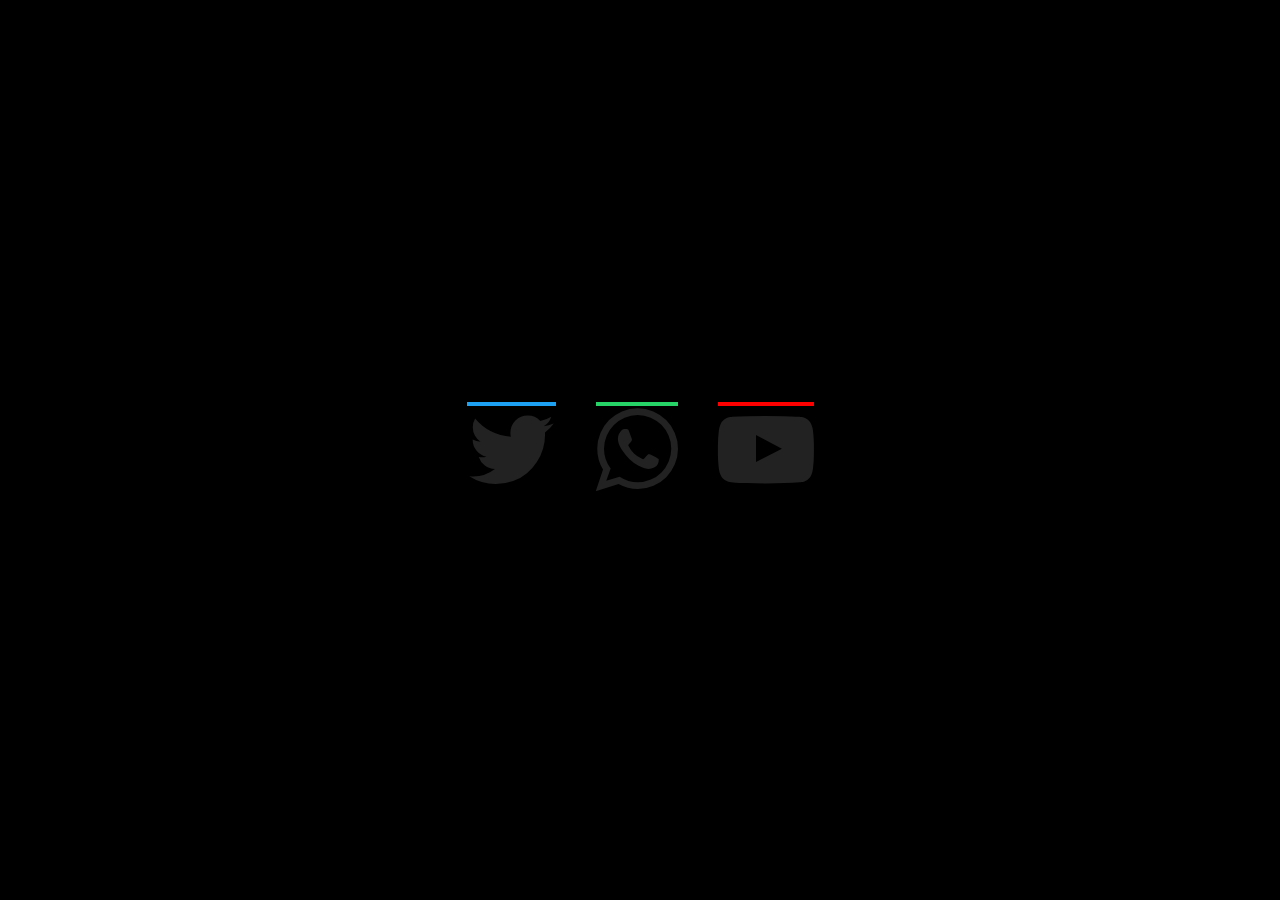
<file: estudo/index.html>
<!DOCTYPE html>
<html>

<head>
    <title>Icon FIll Hover Effects</title>
    <link rel="stylesheet" href="https://stackpath.bootstrapcdn.com/font-awesome/4.7.0/css/font-awesome.min.css" integrity="sha384-wvfXpqpZZVQGK6TAh5PVlGOfQNHSoD2xbE+QkPxCAFlNEevoEH3Sl0sibVcOQVnN" crossorigin="anonymous">
    <link rel="stylesheet" type="text/css" href="style.css"
</head>

 <body>
    <ul>
        <li><a href="#"><i class="fa fa-twitter" 
        aria-hidden="true"></i></a></li>
        <li><a href="#"><i class="fa fa-whatsapp" 
        aria-hidden="true"></i></a></li>
        <li><a href="#"><i class="fa fa-youtube-play" 
        aria-hidden="true"></i></i></a></li>
    </ul>



 </body>
</html>
</file>
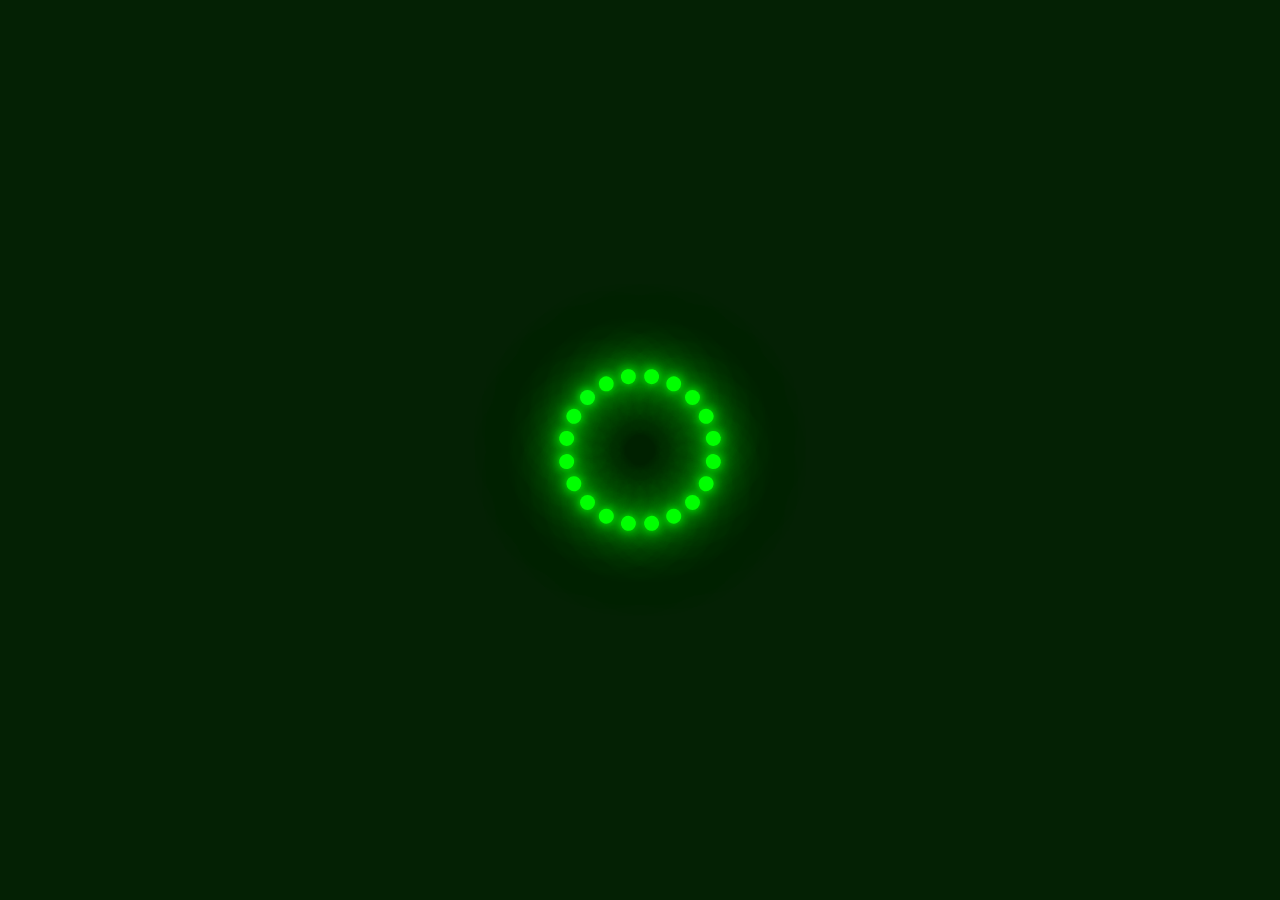
<file: loading/index.html>
<!DOCTYPE html>
<html>
    <head>
        <meta charset="utf-8">
        <title>CSS Creative Loader Animation Effects</title>
        <link rel="stylesheet" href="style.css">
    </head>

    <body>
        <section>
            <div class="loader">
                <span style="--i:1;"></span>
                <span style="--i:2;"></span>
                <span style="--i:3;"></span>
                <span style="--i:4;"></span>
                <span style="--i:5;"></span>
                <span style="--i:6;"></span>
                <span style="--i:7;"></span>
                <span style="--i:8;"></span>
                <span style="--i:9;"></span>
                <span style="--i:10;"></span>
                <span style="--i:11;"></span>
                <span style="--i:12;"></span>
                <span style="--i:13;"></span>
                <span style="--i:14;"></span>
                <span style="--i:15;"></span>
                <span style="--i:16;"></span>
                <span style="--i:17;"></span>
                <span style="--i:18;"></span>
                <span style="--i:19;"></span>
                <span style="--i:20;"></span>
        </section>
    </body>
</html>
</file>
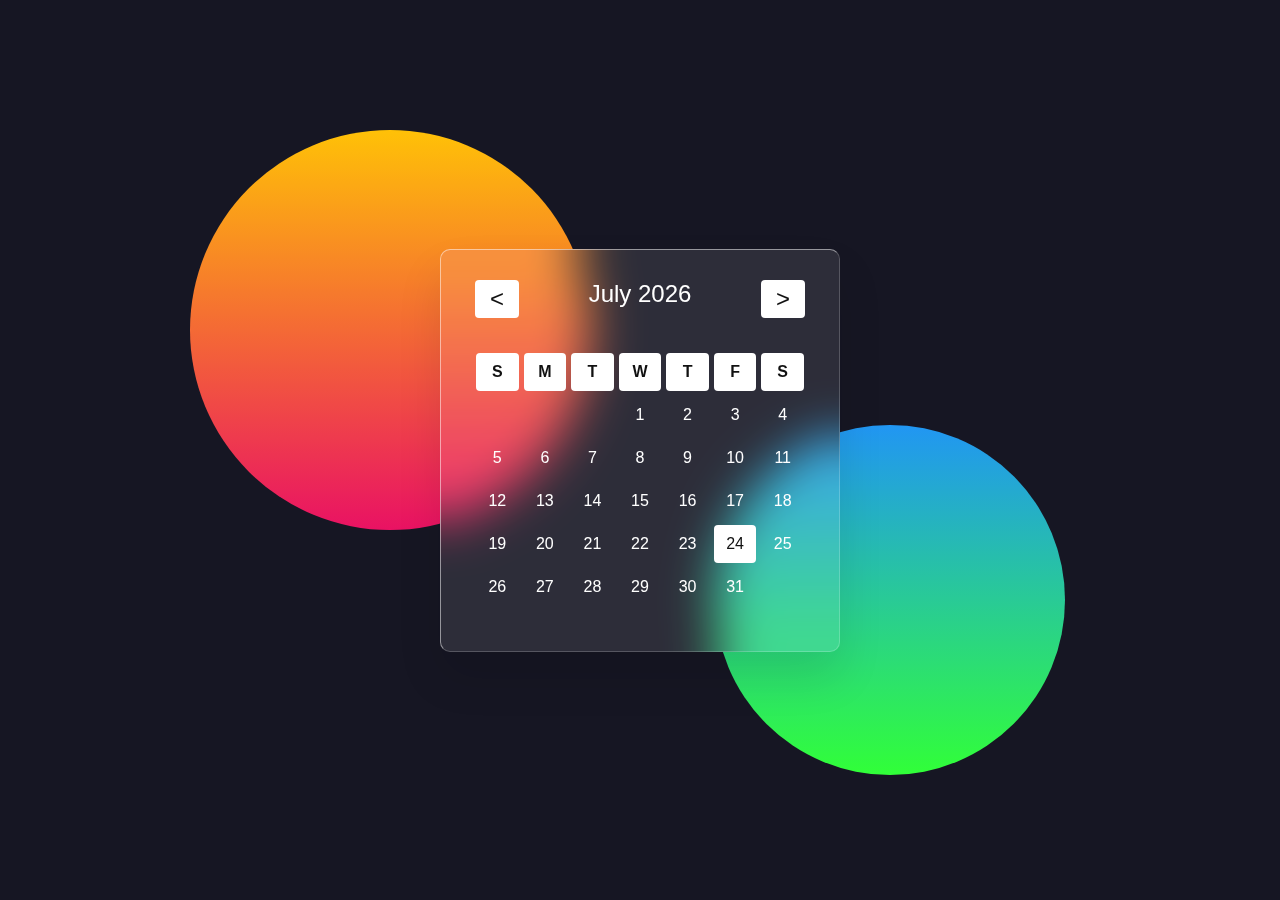
<file: estudo/calendario/index.html>
<!DOCTYPE html>
<html lang="PT">
    <head>
        <meta charset="UTF-8">
        <title>Calendário</title>
        <link rel="stylesheet" href="dycalendar.css">
        <link rel="stylesheet" href="style.css">
    </head>

    <body>
        <section>
            <div class="box">
                <div class="container">
                    <div id="dycalendar"></div>
                </div>
            </div>
        </section>

            <script src="dycalendar.js"></script>
            <script>
                dycalendar.draw({
                    target: '#dycalendar',
                    type: 'month',
                    dayformat: 'full',
                    highlighttargetdate: true,
                    prevnextbutton: 'show'
                })
            </script>
    </body>
</html>
</file>
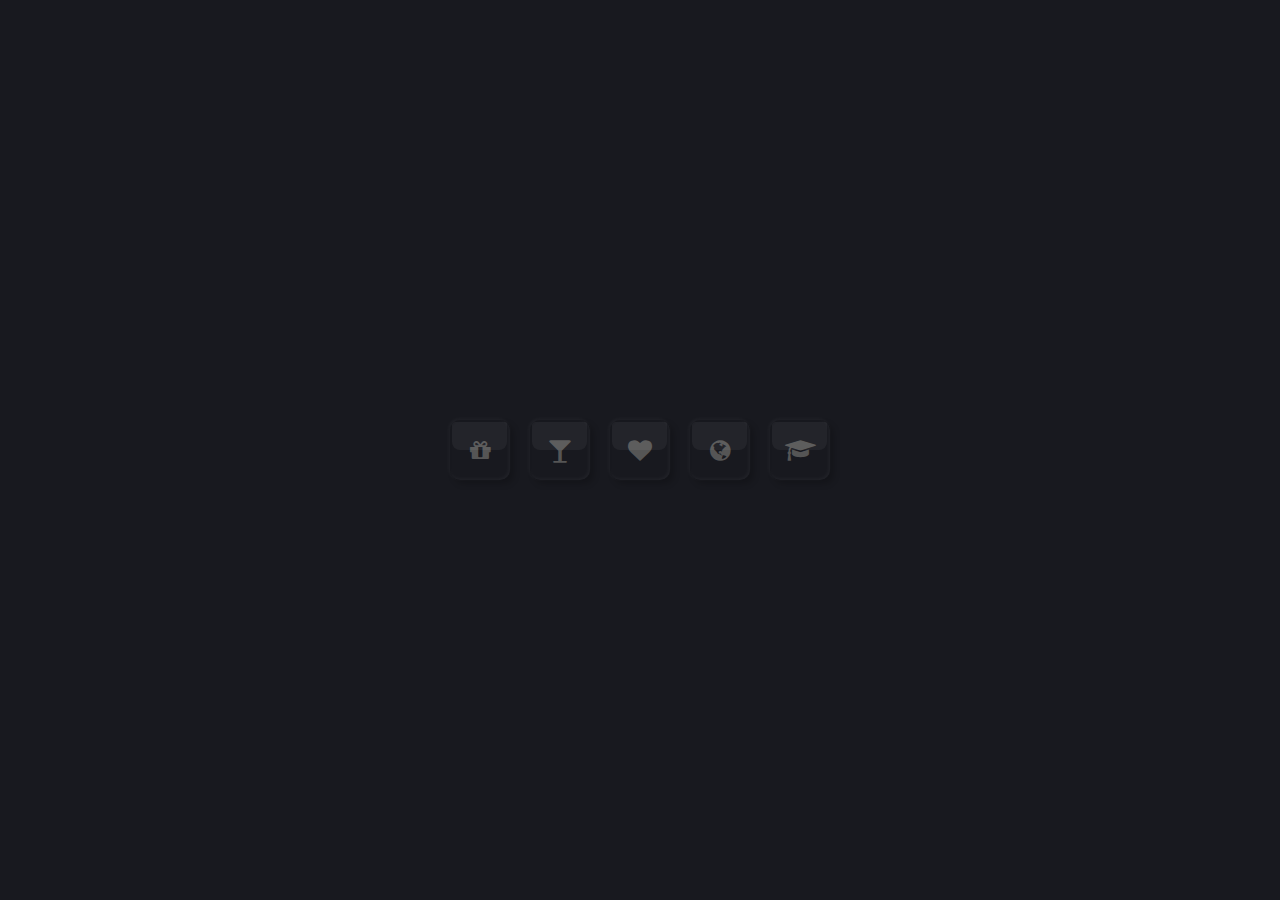
<file: estudo/checkbox/index.html>
<!DOCTYPE html>
<html>
    <head>
        <title>REalistic Checkbox button | Font Awesome Icon</title>
        <link rel="stylesheet" type="text/css" href="style.css">
        <link rel="stylesheet" href="https://stackpath.bootstrapcdn.com/font-awesome/4.7.0/css/font-awesome.min.css" integrity="sha384-wvfXpqpZZVQGK6TAh5PVlGOfQNHSoD2xbE+QkPxCAFlNEevoEH3Sl0sibVcOQVnN" crossorigin="anonymous">
    </head>

    <body>
        <ul>
            <li>
                <label>
                    <input type="checkbox" name="">
                    <div class="icon"><i class="fa fa-gift" aria-hidden="true"></i></div>
                </label>
            </li>
            <li>
                <label>
                    <input type="checkbox" name="">
                    <div class="icon"><i class="fa fa-glass" aria-hidden="true"></i></div>
                </label>
            </li>
            <li>
                <label>
                    <input type="checkbox" name="">
                    <div class="icon"><i class="fa fa-heart" aria-hidden="true"></i></div>
                </label>
            </li>
            <li>
                <label>
                    <input type="checkbox" name="">
                    <div class="icon"><i class="fa fa-globe" aria-hidden="true"></i>
                    </div>
                </label>
            </li>
            <li>
                <label>
                    <input type="checkbox" name="">
                    <div class="icon"><i class="fa fa-graduation-cap" aria-hidden="true"></i></div>
                </label>
            </li>
        </ul>
    </body>
</html>
</file>
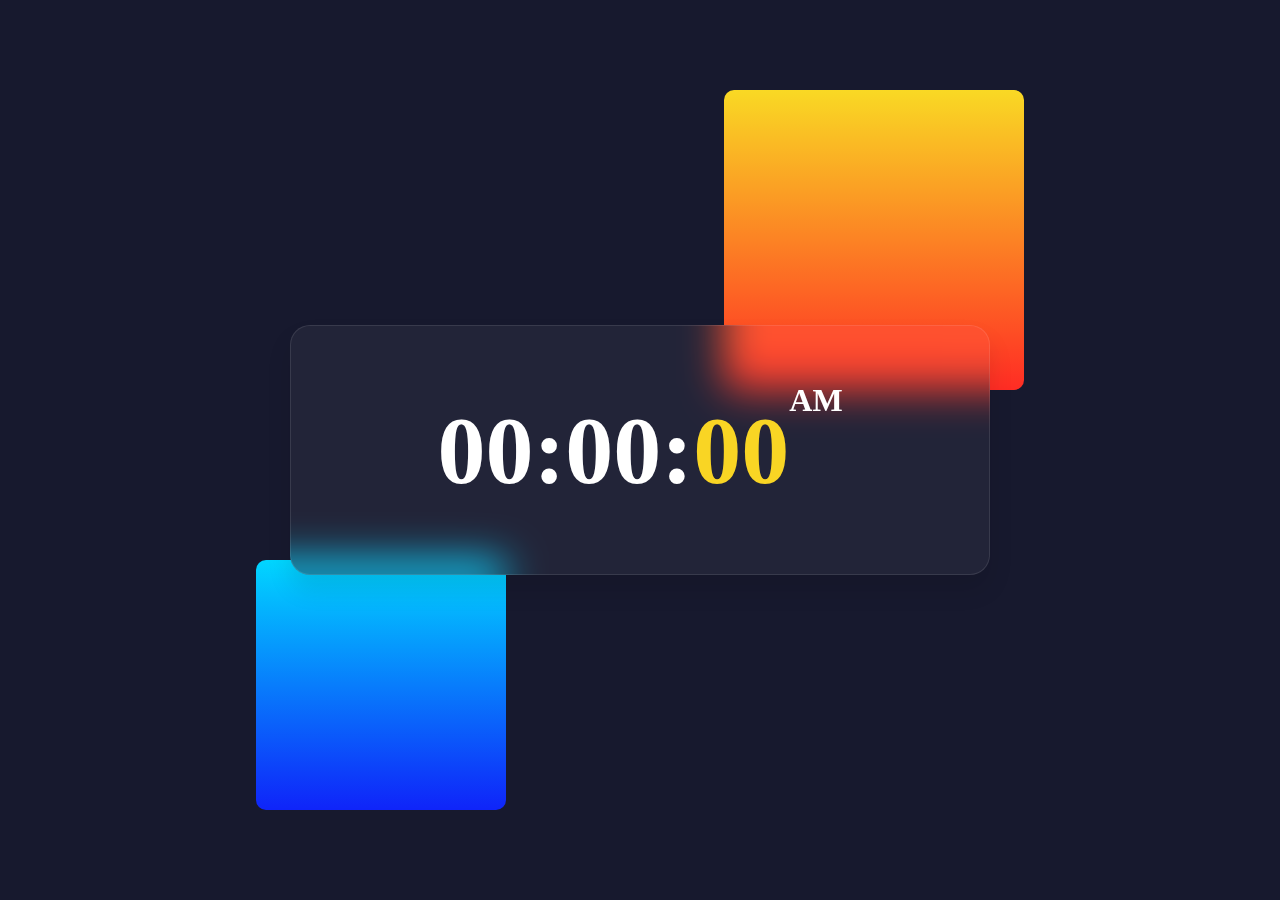
<file: estudo/clock/index.html>
<!DOCTYPE html>
<html>

<head>
    <meta charset="utf-8">
    <title>Glassmorphism Digital Clock UI Design</title>
    <link rel="stylesheet" href="style.css">
</head>

<body>
    <section>
        <div class="clock">
            <div class="container">
                <h2 id="hour">00</h2>
                <h2 class="dot">:</h2>
                <h2 id="minute">00</h2>
                <h2 class="dot">:</h2>
                <h2 id="seconds">00</h2>
                <span id="ampm">AM</span>
            </div>
        </div>
    </section>
    <script>
        function clock() {

            let hours = document.getElementById('hour');
            let minutes = document.getElementById('minute');
            let seconds = document.getElementById('seconds');
            let ampm = document.getElementById('ampm');


            let h = new Date().getHours();
            let m = new Date().getMinutes();
            let s = new Date().getSeconds();
            var am = 'AM';

            // Convert 24 hour time to 12 hour format witm AM PM Indicator
            //if ( h > 12){
            //  h = -12
            //  var am = 'PM';
            //}

            // Add 0 to the begining of number if less than 10 
            // h = ( h < 10) ? '0' + h : h
            // m = ( m < 10) ? '0' + m : m
            // s = ( s < 10) ? '0' + s : s

            hour.innerHTML = h;
            minute.innerHTML = m;
            seconds.innerHTML = s;
            ampm.innerHTML = am;
        }

        var interval = setInterval(clock, 1000);
    </script>
</body>

</html>
</file>
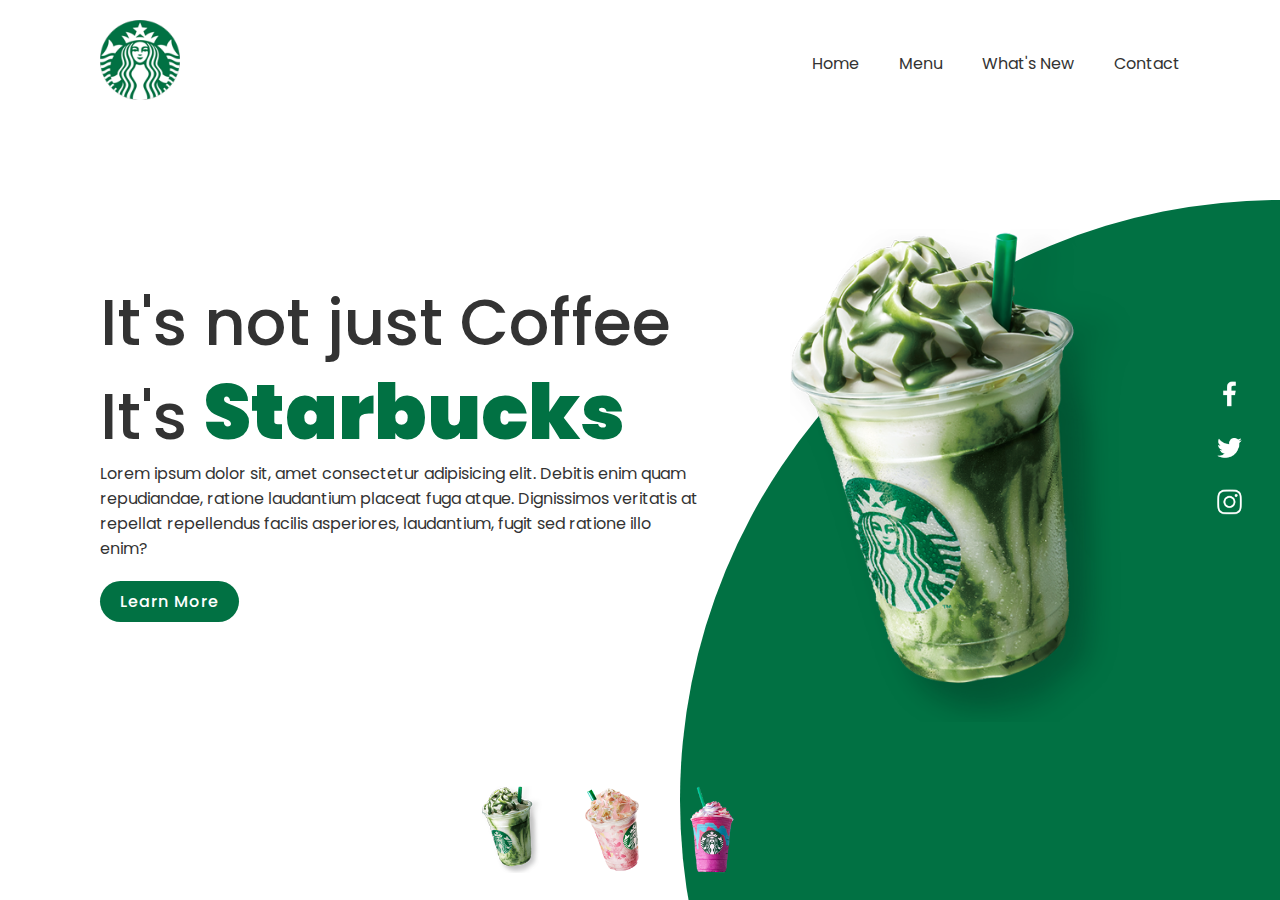
<file: estudo/starbucks/index.html>
<!DOCTYPE html>
<html lang="en">
    <head>
        <meta charset="UTF-8">
        <title>Starbucks Website Landing Page</title>
        <link rel="stylesheet" href="style.css">
    </head>

    <body>
        <section>
            <div class="circle"></div>
            <header>
                <a href="#" ><img src="logo.png" class="logo"></a>
                <ul>
                    <li><a href="#">Home</a></li>
                    <li><a href="#">Menu</a></li>
                    <li><a href="#">What's New</a></li>
                    <li><a href="#">Contact</a></li>
                </ul>
            </header>
            <div class="content">
                <div class="textBox">
                    <h2>It's not just Coffee<br>It's <span>Starbucks</span></h2>
                    <p>Lorem ipsum dolor sit, amet consectetur adipisicing elit. Debitis enim quam repudiandae, ratione laudantium placeat fuga atque. Dignissimos veritatis at repellat repellendus facilis asperiores, laudantium, fugit sed ratione illo enim?</p>
                    <a href="#">Learn More</a>
                </div>
                <div class="imgBox">
                    <img src="img1.png" class="starbucks">
                </div>
            </div>
            <ul class="thumb">
                <li><img src="thumb1.png" onclick="imgSlider('img1.png'); changeCircleColor('#017143')"></li>
                <li><img src="thumb2.png" onclick="imgSlider('img2.png'); changeCircleColor('#eb7495')"></li>
                <li><img src="thumb3.png" onclick="imgSlider('img3.png'); changeCircleColor('#d752b1')"></li>
            </ul>
            <ul class="sci">
                <li><a href="#"><img src="facebook.png"></a></li>
                <li><a href="#"><img src="twitter.png"></a></li>
                <li><a href="#"><img src="instagram.png"></a></li>
            </ul>
        </section>

        <script type="text/javascript">
            function imgSlider(anything){
                document.querySelector('.starbucks').src = anything;
            }

            function changeCircleColor(color){
                const circle = document.querySelector('.circle');
                circle.style.background = color;
            }
        </script>
    </body>
</html>
</file>
<file: estudo/style.css>
*
{
 margin: 0;
 padding: 0;
 box-sizing: border-box;
}

body
{
    display: flex;
    justify-content: center;
    align-items: center;
    min-height: 100vh;
    background: #000000;
}

ul
{
    position: relative;
    display: flex;   
}

ul li
{
    position: relative;
    list-style: none;
    margin: 0 20px;
    cursor: pointer;

}

ul li a 
{
    text-decoration: none;
    
}

ul li a .fa
{
    font-size: 6em;
    color: #222222;
}

ul li::before
{
    font-family: fontAwesome;
    position: absolute;
    top: 0;
    left: 0;
    font-size: 6em;
    height: 0;
    overflow: hidden;
    transition: .9s height ease-in-out;
}

ul li:nth-child(1)::before
{
    content: '\f099';
    color: #1da1f2;
    border-bottom: 4px solid #1da1f2;
} 

ul li:nth-child(2)::before
{
    content: '\f232';
    color: #25d366;
    border-bottom: 4px solid #25d366;
}


ul li:nth-child(3)::before
{
    content: '\f16a';
    color: #ff0000;
    border-bottom: 4px solid #ff0000;
}

ul li:hover::before
{
    height: 96px;
}
</file>
<file: loading/style.css>
*

{
    margin: 0;
    padding: 0;
    box-sizing: border-box;
}
section
{
    display: flex;
    justify-content: center;
    align-items: center;
    min-height: 100vh;
    background: #042104;
    animation: animateBg 10s linear infinite;
}
@keyframes animateBg
{
    0%
    {
        filter: hue-rotate(0deg);
    }
    100%
    {
        filter: hue-rotate(360deg);
    }

}


section .loader
{
    position: relative;
    width: 120px;
    height: 120px;
}

section .loader span
{
    position: absolute;
    left: 0;
    width: 100%;
    height: 100%;
    transform: rotate(calc(18deg * var(--i)));
}

section .loader span::before
{
    content: '';
    position: absolute;
    top: 0;
    left: 0;
    width: 15px;
    height: 15px;
    border-radius: 50px;
    background: #00ff0a;
    box-shadow: 0 0 10px #00ff0a,
                0 0 20px #00ff0a,
                0 0 40px #00ff0a,
                0 0 60px #00ff0a,
                0 0 80px #00ff0a,
                0 0 100px #00ff0a;
    animation: animate 2s linear infinite;
    animation-delay: calc(0.1s * var(--i));
}

@keyframes animate
{
    0%
    {
        transform: scale(1);
    }

    80%,100%
    {
        transform: scale(0);
    }
}
</file>
<file: estudo/calendario/dycalendar.css>
/*!
 * dyCalendar is a JavaScript library for creating Calendar.
 *
 * Author: Yusuf Shakeel
 * https://github.com/yusufshakeel
 *
 * GitHub Link: https://github.com/yusufshakeel/dyCalendarJS
 *
 * MIT license
 * Copyright (c) 2016 Yusuf Shakeel
 *
 * Date: 2014-08-17 sunday
 */

.dycalendar-container {
    display: inline-block;
    border : 1px solid #eee;
}

.dycalendar-container.round-edge {
    border-radius: 5%;
    -o-border-radius: 5%;
    -moz-border-radius: 5%;
    -webkit-border-radius: 5%;
}



/*================================== DAY CALENDAR ========================*/
/*
 * day calendar style
 *-------------------------------------------------*/
.dycalendar-day-container {
    padding : 10px;
    text-align : center;
    font-family : Arial;
}

.dycalendar-day-container div{
    padding : 0;
    margin-bottom : 10px;
}

.dycalendar-day-container .dycalendar-span-day {
    font-size : 110%;
}

.dycalendar-day-container .dycalendar-span-date {
    font-size : 250%;
}

.dycalendar-day-container .dycalendar-span-month-year {
    font-size : 90%
}

/*================================== DAY CALENDAR ENDS HERE ===============*/



/*================================== MONTH CALENDAR DEFAULT ========================*/

/*
 * month calendar style
 *-------------------------------------------------*/
.dycalendar-month-container {
    padding : 10px;
    text-align : center;
    font-family : Arial;
}

.dycalendar-month-container div{
    padding : 0;
    margin-bottom : 10px;
}

.dycalendar-month-container .dycalendar-header {
    position : relative;
}

.dycalendar-month-container .dycalendar-header .dycalendar-prev-next-btn {
    position : absolute;
    top : 0;
    cursor : pointer;
}

.dycalendar-month-container .dycalendar-header .dycalendar-prev-next-btn.prev-btn {
    left : 0;
}

.dycalendar-month-container .dycalendar-header .dycalendar-prev-next-btn.next-btn {
    right : 0;
}

.dycalendar-month-container .dycalendar-span-month-year {
    margin : 5px;
    cursor : pointer;
}

.dycalendar-month-container .dycalendar-body table tr td {
    padding : 5px;
}

.dycalendar-month-container .dycalendar-today-date,
.dycalendar-month-container .dycalendar-target-date {
    background-color: #111;
    color : #fff;
    border-radius: 2px;
}

/*================================== MONTH CALENDAR ENS HERE ===============*/



/*================================== DYCALENDAR SKIN =======================*/

/*
 * calendar skin  (default skin)
 *-------------------------------------------------*/
.dycalendar-container.gradient {
    background: #fff;
    background: linear-gradient(#fff, #d3d3d3);
    background: -o-linear-gradient(#fff, #d3d3d3);
    background: -moz-linear-gradient(#fff, #d3d3d3);
    background: -webkit-linear-gradient(#fff, #d3d3d3);
}

/*
 * calendar skin  (skin-black)
 *-------------------------------------------------*/
.dycalendar-container.skin-black {
    color : #fff;
    background-color: #111;
    border : 0;
}

.dycalendar-container.skin-black.gradient {
    background: #111;
    background: linear-gradient(#555, #111);
    background: -o-linear-gradient(#555, #111);
    background: -moz-linear-gradient(#555, #111);
    background: -webkit-linear-gradient(#555, #111);
}

.dycalendar-container.skin-black .dycalendar-today-date,
.dycalendar-container.skin-black .dycalendar-target-date {
    background-color: #fff;
    color : #111;
    border-radius: 2px;
}

/*
 * calendar skin  (skin-blue)
 *-------------------------------------------------*/
.dycalendar-container.skin-blue {
    color : #fff;
    background-color: #3c99d3;
    border : 0;
}

.dycalendar-container.skin-blue.gradient {
    background: #3c99d3;
    background: linear-gradient(#5ebbf5, #3c99d3);
    background: -o-linear-gradient(#5ebbf5, #3c99d3);
    background: -moz-linear-gradient(#5ebbf5, #3c99d3);
    background: -webkit-linear-gradient(#5ebbf5, #3c99d3);
}

.dycalendar-container.skin-blue .dycalendar-today-date,
.dycalendar-container.skin-blue .dycalendar-target-date {
    background-color: #fff;
    color : #3c99d3;
    border-radius: 2px;
}

/*
 * calendar skin  (skin-green)
 *-------------------------------------------------*/
.dycalendar-container.skin-green {
    color : #fff;
    background-color: #2bb063;
    border : 0;
}

.dycalendar-container.skin-green.gradient {
    background: #2bb063;
    background: linear-gradient(#3dd175, #2bb063);
    background: -o-linear-gradient(#3dd175, #2bb063);
    background: -moz-linear-gradient(#3dd175, #2bb063);
    background: -webkit-linear-gradient(#3dd175, #2bb063);
}

.dycalendar-container.skin-green .dycalendar-today-date,
.dycalendar-container.skin-green .dycalendar-target-date {
    background-color: #fff;
    color : #2bb063;
    border-radius: 2px;
}

/*
 * calendar skin  (skin-purple)
 *-------------------------------------------------*/
.dycalendar-container.skin-purple {
    color : #fff;
    background-color: #975ea4;
    border : 0;
}

.dycalendar-container.skin-purple.gradient {
    background: #975ea4;
    background: linear-gradient(#ca82d7, #975ea4);
    background: -o-linear-gradient(#ca82d7, #975ea4);
    background: -moz-linear-gradient(#ca82d7, #975ea4);
    background: -webkit-linear-gradient(#ca82d7, #975ea4);
}

.dycalendar-container.skin-purple .dycalendar-today-date,
.dycalendar-container.skin-purple .dycalendar-target-date {
    background-color: #fff;
    color : #975ea4;
    border-radius: 2px;
}

/*
 * calendar skin  (skin-red)
 *-------------------------------------------------*/
.dycalendar-container.skin-red {
    color : #fff;
    background-color: #e94d40;
    border : 0;
}

.dycalendar-container.skin-red.gradient {
    background: #e94d40;
    background: linear-gradient(#fb6f62, #e94d40);
    background: -o-linear-gradient(#fb6f62, #e94d40);
    background: -moz-linear-gradient(#fb6f62, #e94d40);
    background: -webkit-linear-gradient(#fb6f62, #e94d40);
}

.dycalendar-container.skin-red .dycalendar-today-date,
.dycalendar-container.skin-red .dycalendar-target-date {
    background-color: #fff;
    color : #e94d40;
    border-radius: 2px;
}

/*
 * calendar skin  (skin-spacegray)
 *-------------------------------------------------*/
.dycalendar-container.skin-spacegray {
    color : #fff;
    background-color: #343d46;
    border : 0;
}

.dycalendar-container.skin-spacegray.gradient {
    background: #343d46;
    background: linear-gradient(#454e57, #343d46);
    background: -o-linear-gradient(#454e57, #343d46);
    background: -moz-linear-gradient(#454e57, #343d46);
    background: -webkit-linear-gradient(#454e57, #343d46);
}

.dycalendar-container.skin-spacegray .dycalendar-today-date,
.dycalendar-container.skin-spacegray .dycalendar-target-date {
    background-color: #fff;
    color : #343d46;
    border-radius: 2px;
}

/*================================== DYCALENDAR SKIN ENDS HERE =============*/


/*================================== DYCALENDAR SHADOW =====================*/
/*
 * calendar shadow  (shadow-default)
 *-------------------------------------------------*/
 .dycalendar-container.shadow-default {
     -o-box-shadow: 0 4px 4px 0 rgba(50, 50, 50, 0.4);
     -moz-box-shadow: 0 4px 4px 0 rgba(50, 50, 50, 0.4);
     -webkit-box-shadow: 0 4px 4px 0 rgba(50, 50, 50, 0.4);
     box-shadow: 0 4px 4px 0 rgba(50, 50, 50, 0.4);
 }

 /*
  * calendar shadow  (shadow-black)
  *-------------------------------------------------*/
.dycalendar-container.shadow-black {
    -o-box-shadow: 0 4px 4px 0 rgba(0, 0, 0, 0.4);
    -moz-box-shadow: 0 4px 4px 0 rgba(0, 0, 0, 0.4);
    -webkit-box-shadow: 0 4px 4px 0 rgba(0, 0, 0, 0.4);
    box-shadow: 0 4px 4px 0 rgba(0, 0, 0, 0.4);
}

/*
 * calendar shadow  (shadow-blue)
 *-------------------------------------------------*/
.dycalendar-container.shadow-blue {
   -o-box-shadow: 0 4px 4px 0 rgba(60, 153, 211, 0.4);
   -moz-box-shadow: 0 4px 4px 0 rgba(60, 153, 211, 0.4);
   -webkit-box-shadow: 0 4px 4px 0 rgba(60, 153, 211, 0.4);
   box-shadow: 0 4px 4px 0 rgba(60, 153, 211, 0.4);
}

/*
 * calendar shadow  (shadow-green)
 *-------------------------------------------------*/
.dycalendar-container.shadow-green {
   -o-box-shadow: 0 4px 4px 0 rgba(43, 176, 99, 0.4);
   -moz-box-shadow: 0 4px 4px 0 rgba(43, 176, 99, 0.4);
   -webkit-box-shadow: 0 4px 4px 0 rgba(43, 176, 99, 0.4);
   box-shadow: 0 4px 4px 0 rgba(43, 176, 99, 0.4);
}

/*
 * calendar shadow  (shadow-purple)
 *-------------------------------------------------*/
.dycalendar-container.shadow-purple {
   -o-box-shadow: 0 4px 4px 0 rgba(151, 94, 164, 0.4);
   -moz-box-shadow: 0 4px 4px 0 rgba(151, 94, 164, 0.4);
   -webkit-box-shadow: 0 4px 4px 0 rgba(151, 94, 164, 0.4);
   box-shadow: 0 4px 4px 0 rgba(151, 94, 164, 0.4);
}

/*
 * calendar shadow  (shadow-red)
 *-------------------------------------------------*/
.dycalendar-container.shadow-red {
   -o-box-shadow: 0 4px 4px 0 rgba(233, 77, 64, 0.4);
   -moz-box-shadow: 0 4px 4px 0 rgba(233, 77, 64, 0.4);
   -webkit-box-shadow: 0 4px 4px 0 rgba(233, 77, 64, 0.4);
   box-shadow: 0 4px 4px 0 rgba(233, 77, 64, 0.4);
}

/*
 * calendar shadow  (shadow-spacegray)
 *-------------------------------------------------*/
.dycalendar-container.shadow-spacegray {
   -o-box-shadow: 0 4px 4px 0 rgba(52, 61, 70, 1);
   -moz-box-shadow: 0 4px 4px 0 rgba(52, 61, 70, 1);
   -webkit-box-shadow: 0 4px 4px 0 rgba(52, 61, 70, 1);
   box-shadow: 0 4px 4px 0 rgba(52, 61, 70, 1);
}

/*================================== DYCALENDAR SHADOW ENDS HERE ===========*/
</file>
<file: estudo/calendario/style.css>
@import url('https://fonts.googleapis.com/css?family=Poppins:200,300,400,500,600,700,800,900&display=swap');
*
{
    margin: 0;
    padding: 0;
    box-sizing: border-box;
    font-family: 'Popins', sans-serif;
}

section
{
    position: relative;
    display: flex;
    justify-content: center;
    align-items: center;
    min-height: 100vh;
    background: #161623;
    overflow: hidden;
}

section::before
{
    content: '';
    position: absolute;
    width: 400px;
    height: 400px;
    background: linear-gradient(#ffc107,#e91263);
    border-radius: 50%;
    transform: translate(-250px,-120px);
}

section::after
{
    content: '';
    position: absolute;
    width: 350px;
    height:350px;
    background: linear-gradient(#2196f3,#31ff38);
    border-radius: 50%;
    transform: translate(250px,150px);
}

.box
{
    position: relative;
    z-index: 1000;
}

.container
{
    position: relative;
    width: 400px;
    min-height: 400px;
    background: rgba(255, 255, 255, 0.1);
    box-shadow: 0 25px 45px rgba(0,0,0,0.1);
    border: 1px solid rgba(255, 255, 255, 0.5);
    border-right: 1px solid rgba(255, 255, 255, 0.2);
    border-bottom: 1px solid rgba(255, 255, 255, 0.2);
    backdrop-filter: blur(25px);
    border-radius: 10px;
    display: flex;
    justify-content: center;
    align-items: center;
}

#dycalendar
{
    width: 100%;
    padding: 20px;
}

#dycalendar table
{
    width: 100%;
    margin-top: 40px;
    border-spacing: 5px;
}

#dycalendar table tr:nth-child(1) td
{
    background: #fff;
    color: #111;
    border-radius: 4px;
    font-weight: 600;
}

#dycalendar table td
{
    color: #fff;
    padding: 10px;
    cursor: pointer;
    border-radius: 4px;
}

#dycalendar table td:hover
{
    background: #fff;
    color: #111 !important;
}

.dycalendar-month-container .dycalendar-today-date, 
.dycalendar-month-container .dycalendar-target-date
{
    background: #fff;
    color: #111 !important;
}

.dycalendar-month-container .dycalendar-header .dycalendar-prev-next-btn.prev-btn
{
    background: #fff;
    color: #111;
    width: 44px;
    height: 38px;
    left: 4px;
    border-radius: 4px;
    display: flex;
    justify-content: center;
    align-items: center;
    font-size: 24px;
}

.dycalendar-month-container .dycalendar-header .dycalendar-prev-next-btn.next-btn
{
    background: #fff;
    color: #111;
    width: 44px;
    height: 38px;
    right: 4px;
    border-radius: 4px;
    display: flex;
    justify-content: center;
    align-items: center;
    font-size: 24px;
}

.dycalendar-month-container .dycalendar-span-month-year
{
    color: #fff;
    font-size: 1.5em;
    font-weight: 500;
}
</file>
<file: estudo/checkbox/style.css>
*

{
    margin: 0;
    padding: 0;
    box-sizing: border-box;
}

body
{
    display: flex;
    justify-content: center;
    align-items: center;
    min-height: 100vh;
    background: #18191f;
}

ul
{
    position: relative;
    display: flex;
}

ul li
{
    list-style: none;
}

ul li label
{
    position: relative;
}

ul li label input[type="checkbox"]
{
    position: absolute;
    opacity: 0;
    cursor: pointer;
}

ul li label .icon
{
    position: relative;
    width: 60px;
    height: 60px;
    background: #18191f;
    color: #555;
    font-size: 24px;
    display: flex;
    justify-content: center;
    align-items: center;
    cursor: pointer;
    margin: 0 10px;
    border-radius: 10px;
    overflow: hidden;
    box-shadow: -1px -1px 4px rgba(255,255,255,0.05),
                4px 4px 6px rgba(0,0,0,0.2),
                inset -1px -1px 4px rgba(255,255,255,0.05),
                inset 1px 1px 1px rgba(0,0,0,0.1);
}

ul li label .icon::before
{
    content: '';
    position: absolute;
    top: 2px;
    left: 2px;
    width: calc(100% - 5px);
    height: calc(50% - 2px);
    border-bottom-left-radius: 8px;
    border-bottom-right-radius: 8px;
    background: rgba(255,255,255,0.05);
}

ul li label input[type="checkbox"]:checked ~ .icon

{
  box-shadow: inset 0px 0px 2px rgba(255,255,255,0.05),
              inset 4px 4px 6px rgba(0,0,0,0.2)
}

ul li label input[type="checkbox"]:checked ~ .icon .fa 
{
    color: #00f3ff;
    text-shadow: 0 0 15px #00f3ff,
                 0 0 25px #00f3ff;
    animation: animate 5s linear infinite;
}

@keyframes animate
{
    0%
    {
        filter: hue-rotate(0deg);
    }
    100%
    {
        filter: hue-rotate(360deg);
    }
}
</file>
<file: estudo/clock/style.css>
*

{
    margin: 0;
    padding: 0;
    box-sizing: border-box;
    font-family: consolas;
}

section
{
    position: absolute;
    width: 100%;
    height: 100vh;
    background: #17192e;
    display: flex;
    justify-content: center;
    align-items: center;
}

section::before
{
    content: '';
    position: absolute;
    top: 10%;
    right: 20%;
    width: 300px;
    height: 300px;
    border-radius: 10px;
    background: linear-gradient(#f9d924,#ff2c24);
    animation: animate 5s ease-in-out infinite;
}

section::after
{
    content: '';
    position: absolute;
    bottom: 10%;
    left: 20%;
    width: 250px;
    height: 250px;
    border-radius: 10px;
    background: linear-gradient(#01d6ff,#0f24f9);
    animation: animate 5s ease-in-out infinite;
    animation-delay: -2.5s;
}

@keyframes animate
{
    0%,100%
    {
        transform: translateY(20px);
    }
    50%
    {
        transform: translateY(-20px);
    }
}

.clock
{
    position: relative;
    width: 700px;
    height: 250px;
    background: rgba(255,255,255,0.05);
    box-shadow: 0 15px 25px rgba(0,0,0,0.1);
    z-index: 1000;
    border-radius: 20px;
    border: 1px solid rgba(255,255,255,0.1);
    backdrop-filter: blur(20px);
}

.clock .container
{
    display: flex;
    justify-content: center;
    align-items: center;
    height: 100%;
}

.clock .container h2
{
    font-size: 6em;
    color: #fff;

}

.clock .container h2::nth-child(odd)
{
    padding: 5px 15px;
    border-radius: 10px;
    background: rgba(255,255,255,0.05);
    box-shadow: rgba(0,0,0,0.2);
    margin: 0 10px;
    border-bottom: 1px solid rgba(255,255,255,0.1);
    border-right: 1px solid rgba(255,255,255,0.1);
}
.clock .container h2#seconds
{
    color: #f9d524;
}

#ampm
{
    position: relative;
    top: -50px;
    font-size: 2em;
    color: #fff;
    font-weight: 700;
}
</file>
<file: estudo/starbucks/style.css>
@import url('https://fonts.googleapis.com/css?family=Poppins:200,300,400,500,600,700,800,900&display=swap');
 *
 {
     margin: 0;
     padding: 0;
     box-sizing: border-box;
     font-family: 'Poppins', sans-serif;
 }

 section
 {
     position: relative;
     width: 100%;
     min-height: 100vh;
     padding: 100px;
     display: flex;
     justify-content: space-between;
     align-items: center;
     background: #fff;
 }

 header
 {
     position: absolute;
     top: 0;
     left: 0;
     width: 100%;
     padding: 20px 100px;
     display: flex;
     justify-content: space-between;
     align-items: center;
 }

 header .logo
{
    position: relative;
    max-width: 80px;
}

header ul
{
    position: relative;
    display: flex;
}

header ul li
{
    list-style: none;
}

header ul li a
{
    display: inline-block;
    color: #333;
    font-weight: 400;
    margin-left: 40px;
    text-decoration: none;
}

.content
{
    position: relative;
    width: 100%;
    display: flex;
    justify-content: space-between;
    align-items: center;
}

.content .textBox
{
    position: relative;
    max-width: 600px;
}

.content .textBox h2
{
    color: #333;
    font-size: 4em;
    line-height: 1.4em;
    font-weight: 500;
}

.content .textBox h2 span
{
    color: #017143;
    font-size: 1.2em;
    font-weight: 900;
}

.content .textBox p
{
    color: #333;
}

.content .textBox a
{
    display: inline-block;
    margin-top: 20px;
    padding: 8px 20px;
    background: #017143;
    color: #fff;
    border-radius: 40px;
    font-weight: 500;
    letter-spacing: 1px;
    text-decoration: none;

}

.content .imgBox
{
    width: 600px;
    display: flex;
    justify-content: flex-end;
    padding-right: 50px;
    margin-top: 50px;
}

.content .imgBox img
{
    max-width: 340px;
}

.thumb
{
    position: absolute;
    left: 40%;
    bottom: 20px;
    transform: translateX(-50px);
    display: flex;
}

.thumb li
{
    list-style: none;
    display: inline-block;
    margin: 0 20px;
    cursor: pointer;
    transition: 0.5s;
}

.thumb li:hover
{
    transform: translateY(-15px);
}

.thumb li img
{
    max-width: 60px;
}

.sci
{
    position: absolute;
    top: 50%;
    right: 30px;
    transform: translateY(-50%);
    display: flex;
    justify-content: center;
    align-items: center;
    flex-direction: column;
}

.sci li 
{
    list-style: none;
}

.sci li a
{
    display: inline-block;
    margin: 5px 0;
    transform: scale(0.6);
    filter: invert(1);
}

.circle
{
    position: absolute;
    top: 0;
    left: 0;
    width: 100%;
    height: 100%;
    background: #017143;
    clip-path: circle(600px at right 800px);
}
</file>
